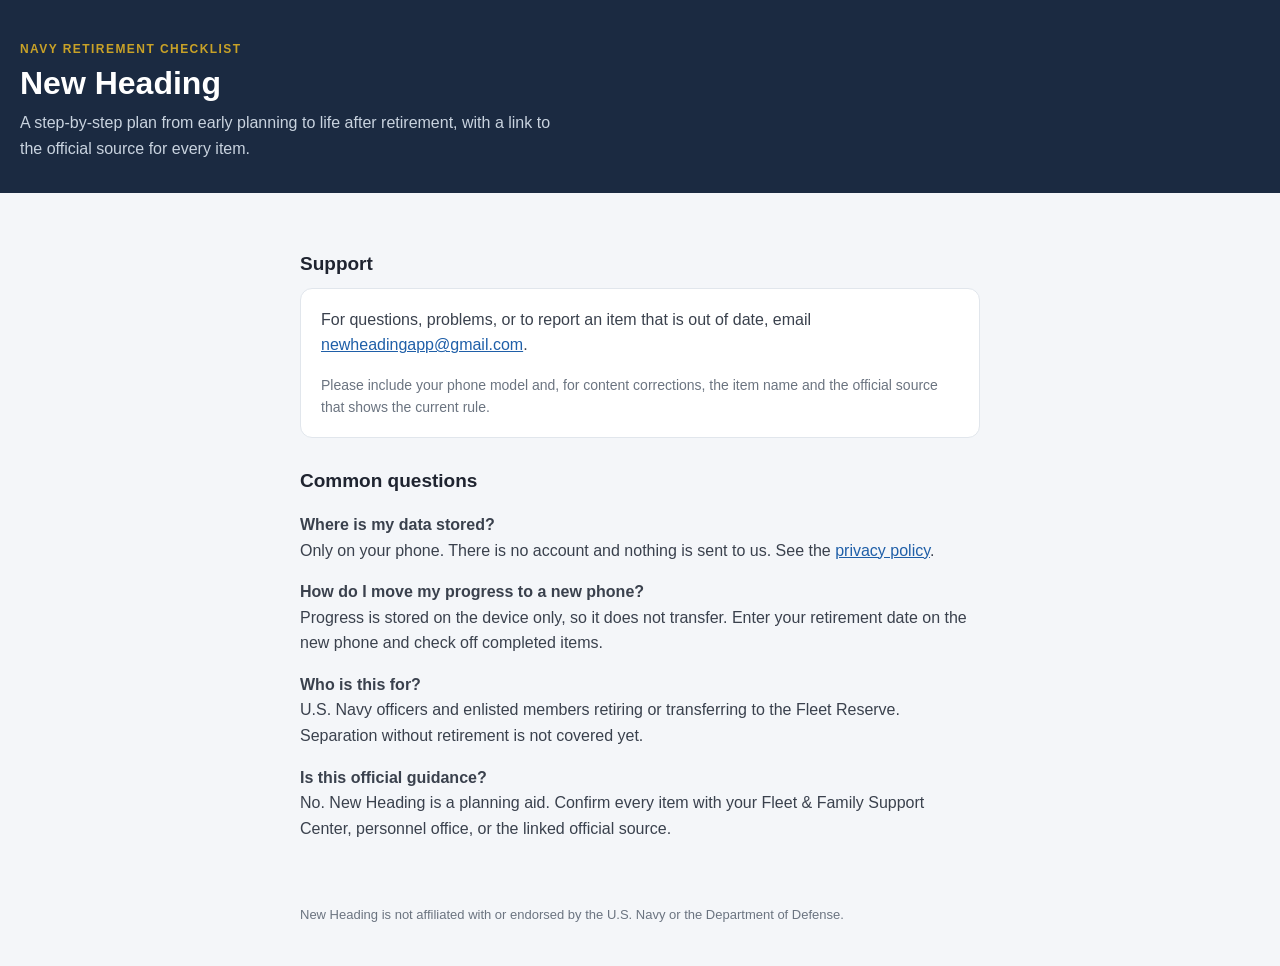
<file: index.html>
<!doctype html>
<html lang="en">
<head>
<meta charset="utf-8">
<meta name="viewport" content="width=device-width, initial-scale=1">
<title>New Heading - Support</title>
<meta name="description" content="Support for New Heading, a step-by-step Navy retirement checklist app.">
<link rel="stylesheet" href="style.css">
</head>
<body>
<header>
  <div class="kicker">Navy retirement checklist</div>
  <h1>New Heading</h1>
  <p>A step-by-step plan from early planning to life after retirement, with a link to the official source for every item.</p>
</header>
<main>
  <h2>Support</h2>
  <div class="card">
    <p style="margin-top:0">For questions, problems, or to report an item that is out of date, email
      <a href="mailto:newheadingapp@gmail.com">newheadingapp@gmail.com</a>.</p>
    <p class="muted" style="margin-bottom:0">Please include your phone model and, for content corrections, the item name and the official source that shows the current rule.</p>
  </div>

  <h2>Common questions</h2>
  <p><strong>Where is my data stored?</strong><br>Only on your phone. There is no account and nothing is sent to us. See the <a href="privacy.html">privacy policy</a>.</p>
  <p><strong>How do I move my progress to a new phone?</strong><br>Progress is stored on the device only, so it does not transfer. Enter your retirement date on the new phone and check off completed items.</p>
  <p><strong>Who is this for?</strong><br>U.S. Navy officers and enlisted members retiring or transferring to the Fleet Reserve. Separation without retirement is not covered yet.</p>
  <p><strong>Is this official guidance?</strong><br>No. New Heading is a planning aid. Confirm every item with your Fleet &amp; Family Support Center, personnel office, or the linked official source.</p>
</main>
<footer>New Heading is not affiliated with or endorsed by the U.S. Navy or the Department of Defense.</footer>
</body>
</html>
</file>
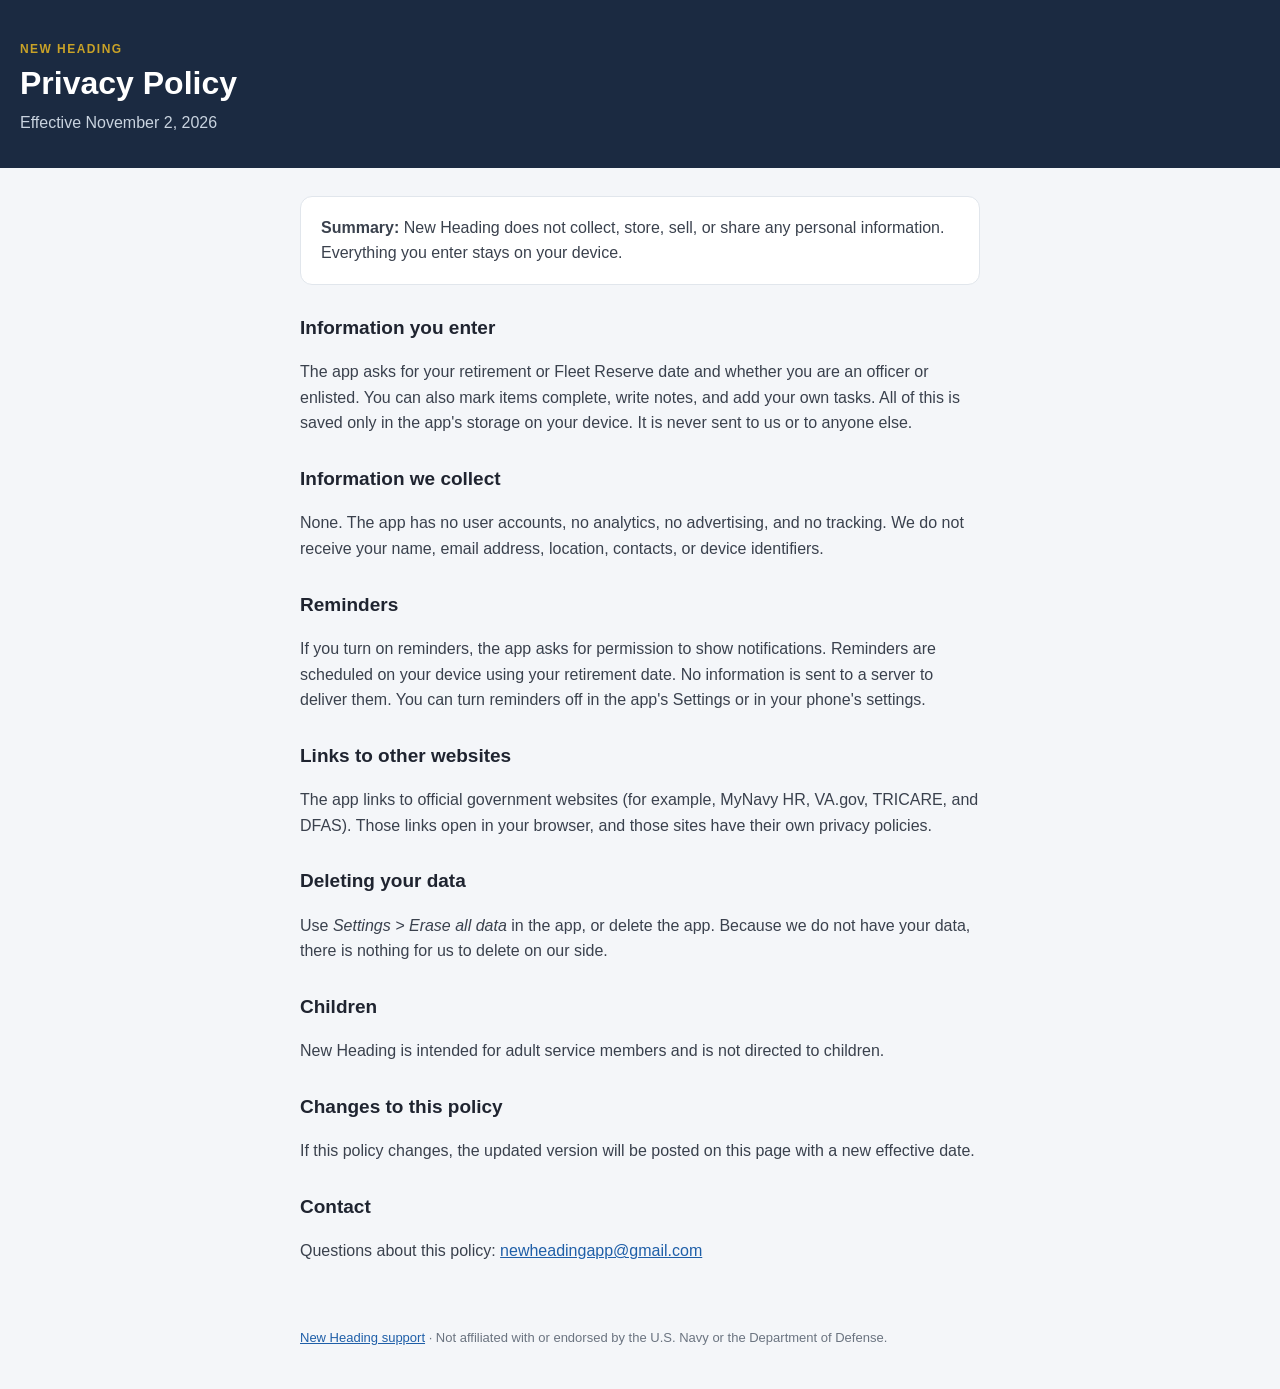
<file: privacy.html>
<!doctype html>
<html lang="en">
<head>
<meta charset="utf-8">
<meta name="viewport" content="width=device-width, initial-scale=1">
<title>New Heading - Privacy Policy</title>
<link rel="stylesheet" href="style.css">
</head>
<body>
<header>
  <div class="kicker">New Heading</div>
  <h1>Privacy Policy</h1>
  <p>Effective November 2, 2026</p>
</header>
<main>
  <div class="card">
    <p style="margin:0"><strong>Summary:</strong> New Heading does not collect, store, sell, or share any personal information. Everything you enter stays on your device.</p>
  </div>

  <h2>Information you enter</h2>
  <p>The app asks for your retirement or Fleet Reserve date and whether you are an officer or enlisted. You can also mark items complete, write notes, and add your own tasks. All of this is saved only in the app's storage on your device. It is never sent to us or to anyone else.</p>

  <h2>Information we collect</h2>
  <p>None. The app has no user accounts, no analytics, no advertising, and no tracking. We do not receive your name, email address, location, contacts, or device identifiers.</p>

  <h2>Reminders</h2>
  <p>If you turn on reminders, the app asks for permission to show notifications. Reminders are scheduled on your device using your retirement date. No information is sent to a server to deliver them. You can turn reminders off in the app's Settings or in your phone's settings.</p>

  <h2>Links to other websites</h2>
  <p>The app links to official government websites (for example, MyNavy HR, VA.gov, TRICARE, and DFAS). Those links open in your browser, and those sites have their own privacy policies.</p>

  <h2>Deleting your data</h2>
  <p>Use <em>Settings &gt; Erase all data</em> in the app, or delete the app. Because we do not have your data, there is nothing for us to delete on our side.</p>

  <h2>Children</h2>
  <p>New Heading is intended for adult service members and is not directed to children.</p>

  <h2>Changes to this policy</h2>
  <p>If this policy changes, the updated version will be posted on this page with a new effective date.</p>

  <h2>Contact</h2>
  <p>Questions about this policy: <a href="mailto:newheadingapp@gmail.com">newheadingapp@gmail.com</a></p>
</main>
<footer><a href="./">New Heading support</a> · Not affiliated with or endorsed by the U.S. Navy or the Department of Defense.</footer>
</body>
</html>
</file>
<file: style.css>
:root { --bg:#F4F6F9; --card:#fff; --ink:#1F2430; --body:#3A414D; --muted:#6B7480; --navy:#1B2A41; --rule:#E1E6EC; --link:#1F5FA8; --accent:#C9A227; }
@media (prefers-color-scheme: dark) { :root { --bg:#0F1622; --card:#172131; --ink:#EEF1F5; --body:#C9D1DC; --muted:#93A0B0; --navy:#0B121D; --rule:#26334A; --link:#7FB2F0; } }
* { box-sizing: border-box; }
body { margin:0; background:var(--bg); color:var(--body); font:16px/1.6 -apple-system, BlinkMacSystemFont, "Segoe UI", Roboto, Helvetica, Arial, sans-serif; }
header { background:var(--navy); color:#fff; padding:40px max(20px, env(safe-area-inset-left)) 32px; }
header .kicker { color:var(--accent); font-size:12px; font-weight:700; letter-spacing:.12em; text-transform:uppercase; }
header h1 { margin:6px 0 0; font-size:32px; line-height:1.15; }
header p { margin:8px 0 0; color:#C9D3DF; max-width:60ch; }
main { max-width:720px; margin:0 auto; padding:28px 20px 48px; }
h2 { color:var(--ink); font-size:19px; margin:28px 0 8px; }
a { color:var(--link); }
.card { background:var(--card); border:1px solid var(--rule); border-radius:12px; padding:18px 20px; }
.muted { color:var(--muted); font-size:14px; }
footer { max-width:720px; margin:0 auto; padding:0 20px 40px; color:var(--muted); font-size:13px; }
</file>
